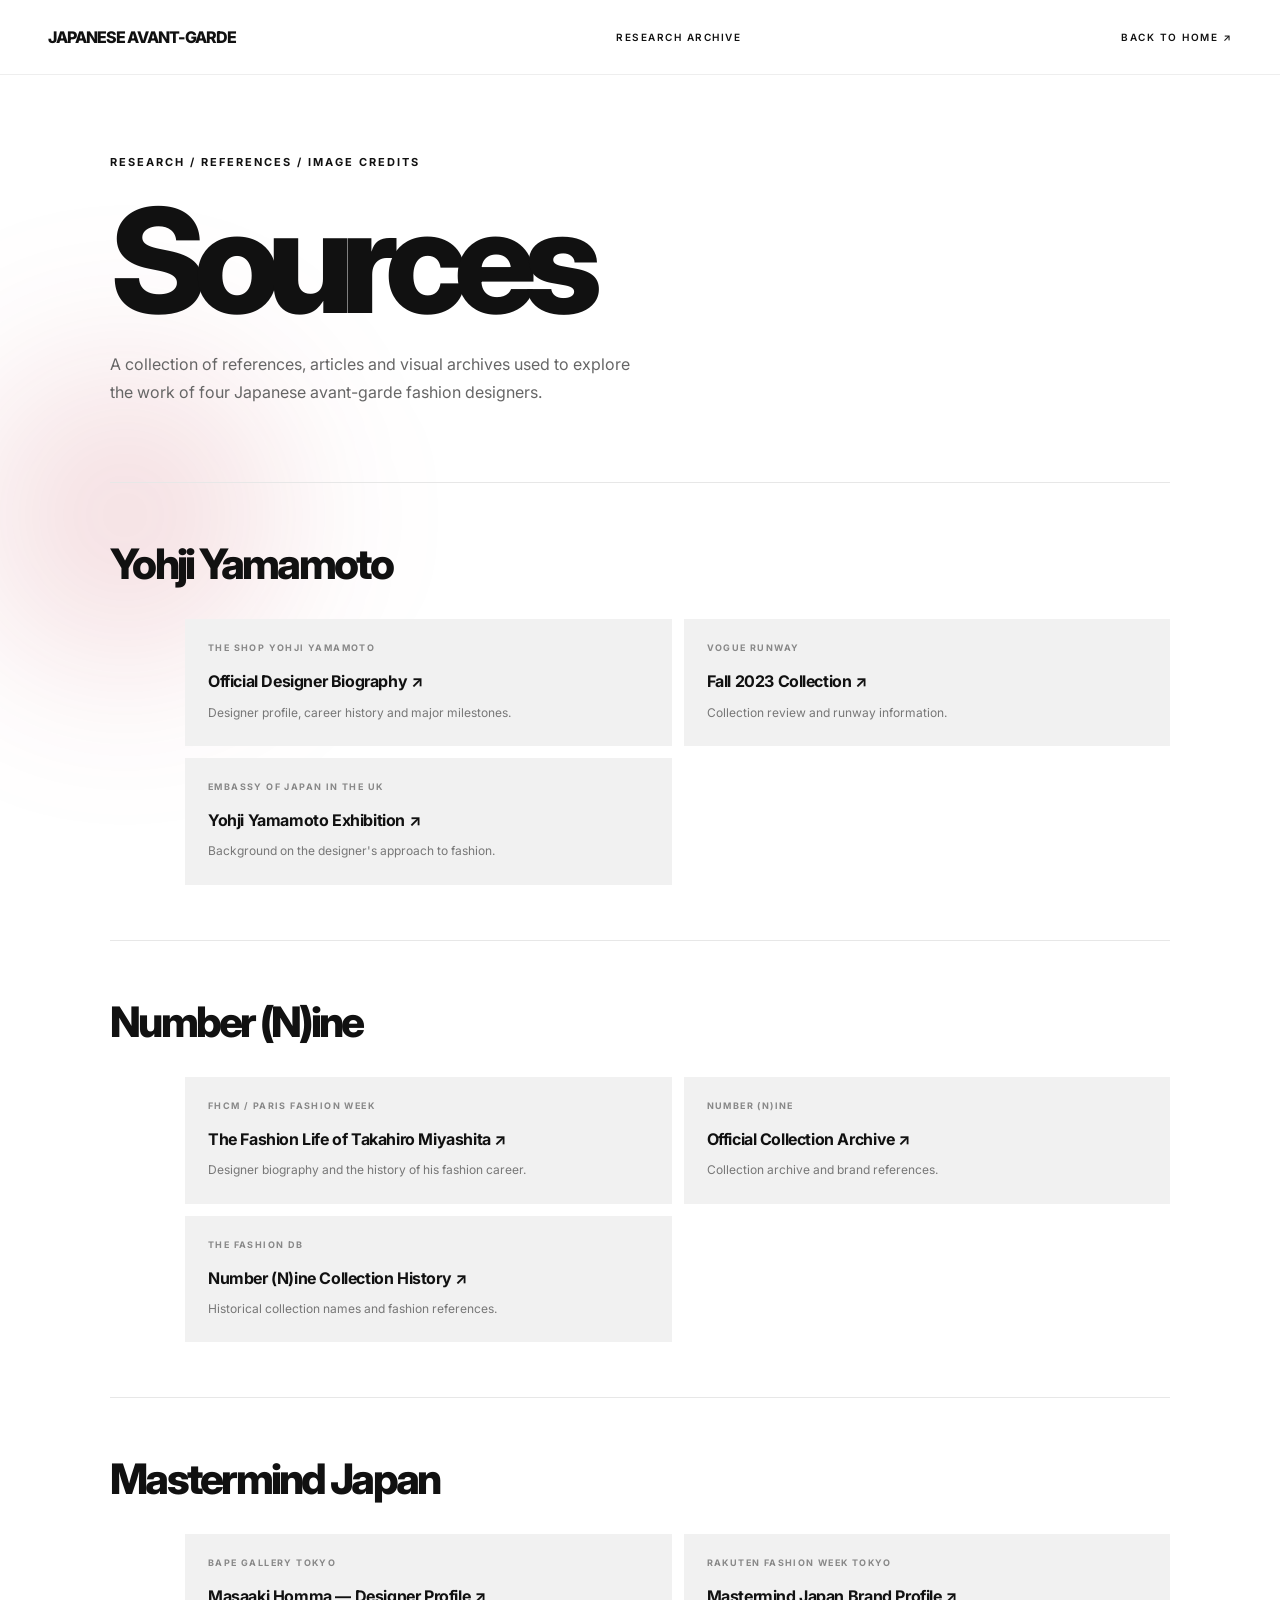
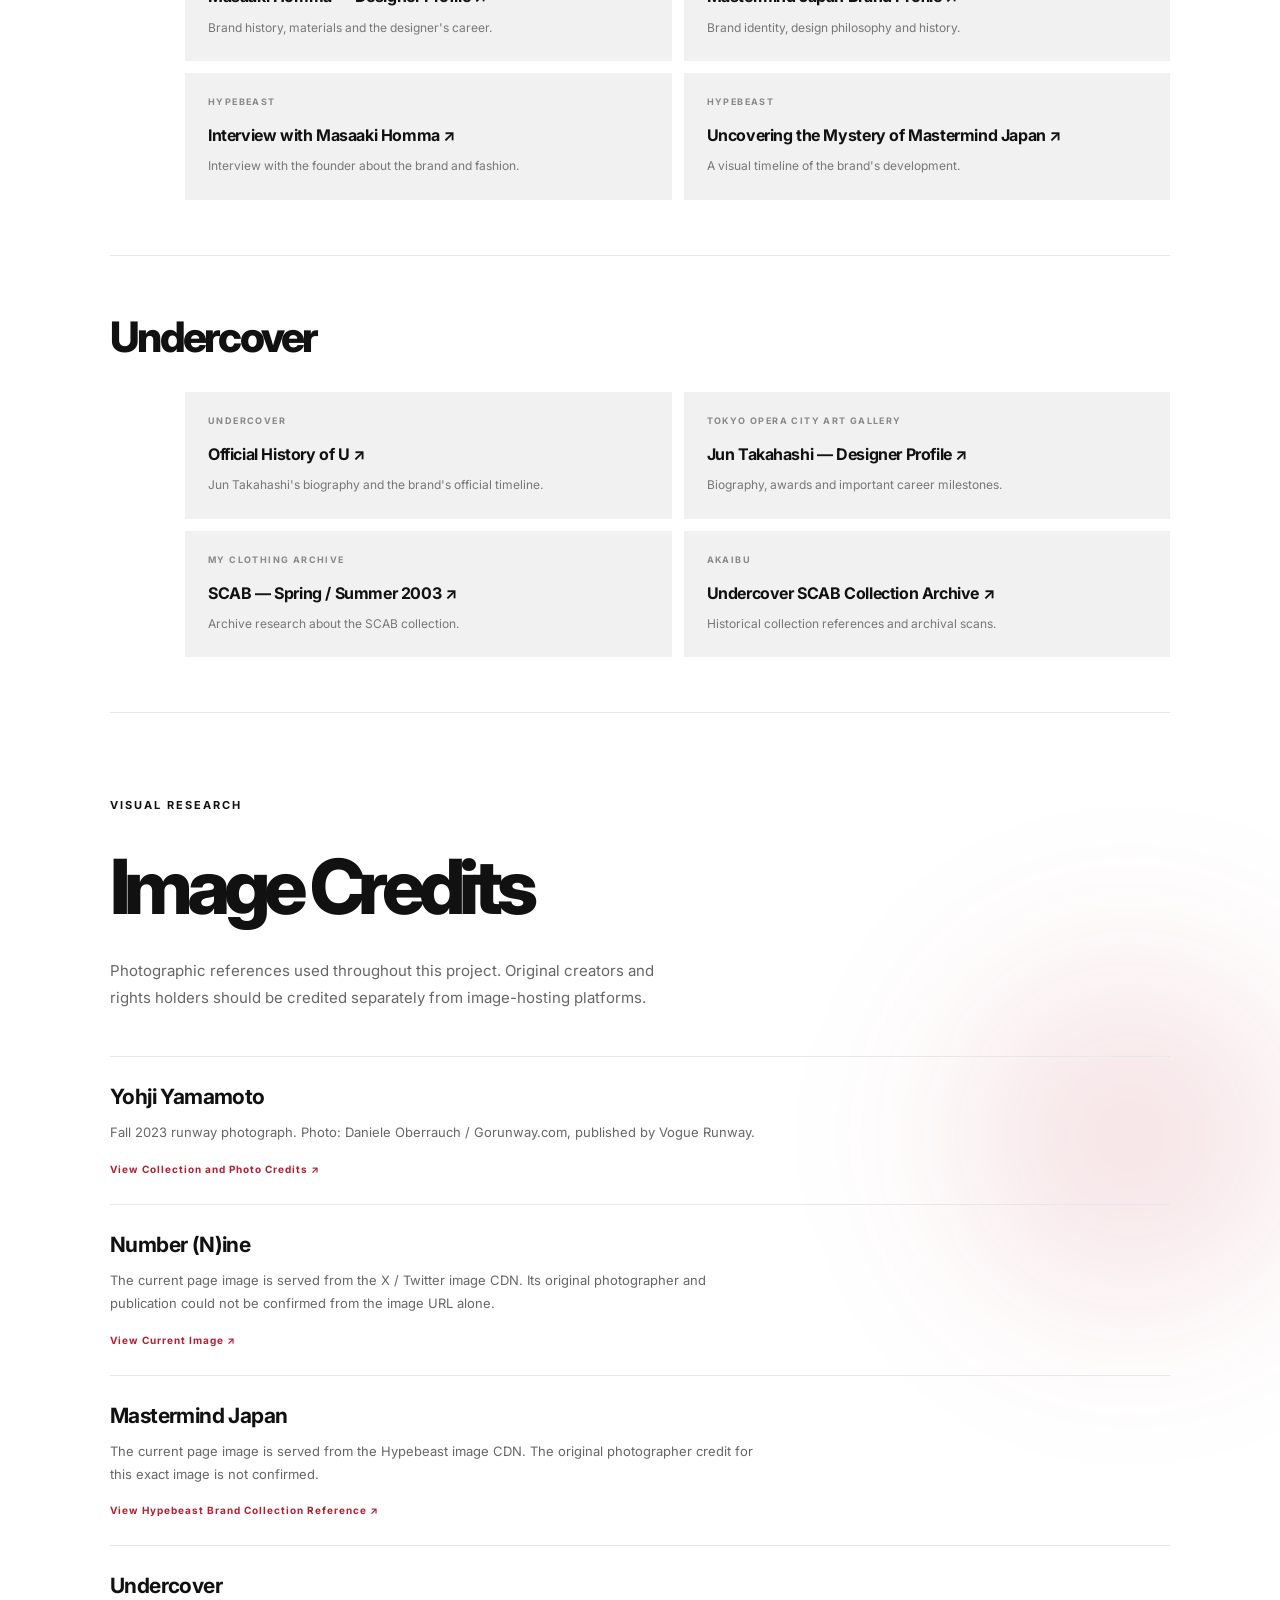
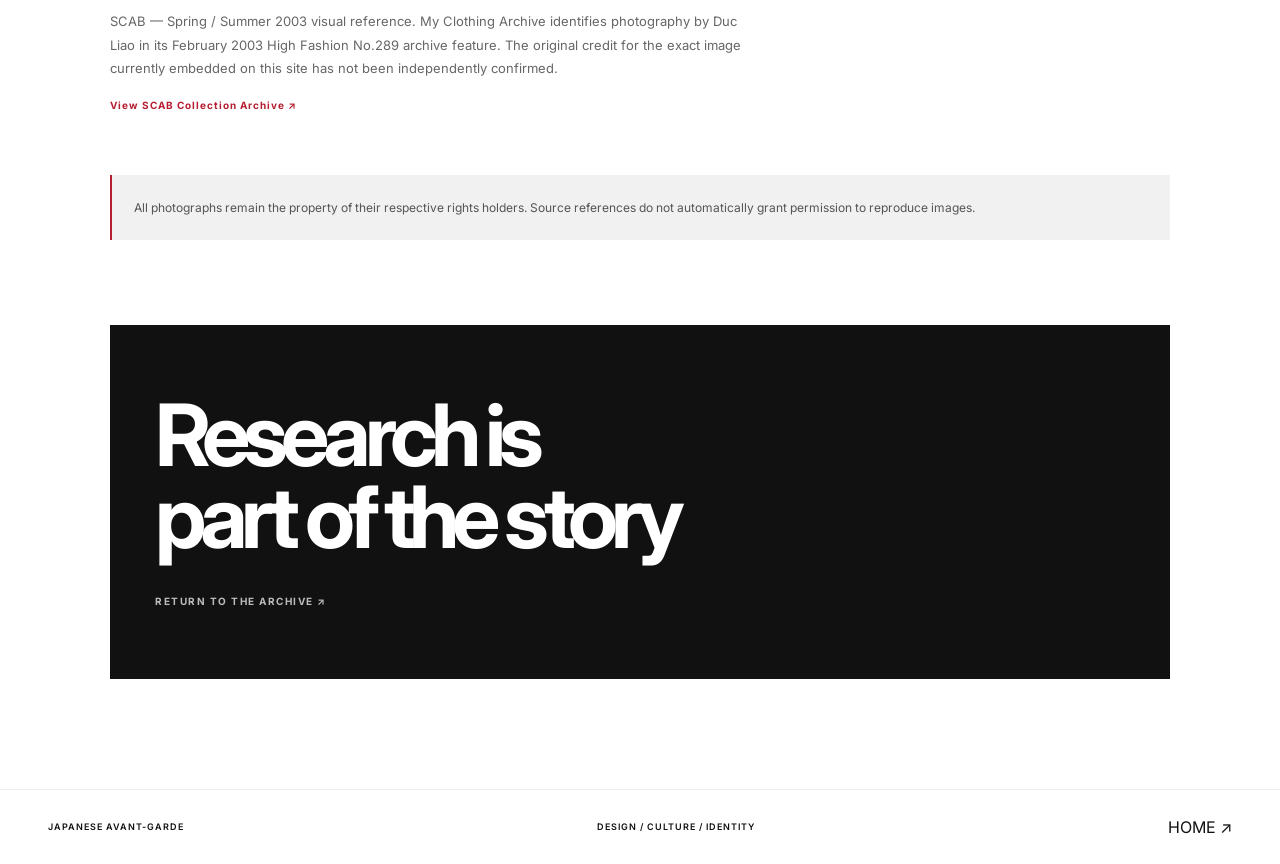
<file: sources.html>
<!DOCTYPE html>
<html lang="en">

<head>
  <meta charset="UTF-8">
  <meta name="viewport" content="width=device-width, initial-scale=1.0">

  <meta name="description" content="Research references and image credits for the Japanese Avant-Garde fashion archive.">

  <link rel="icon" href="./favicon.ico" sizes="any">
<link rel="icon" type="image/png" href="./ja-icon-new.png">
<link rel="apple-touch-icon" href="./ja-icon-new.png">
  <title>Sources — Japanese Avant-Garde</title>

  <link rel="preconnect" href="https://fonts.googleapis.com">
  <link rel="preconnect" href="https://fonts.gstatic.com" crossorigin>

  <link href="https://fonts.googleapis.com/css2?family=Inter:wght@400;500;600;700;800&display=swap" rel="stylesheet">

  <link rel="stylesheet" href="style.css">
  <script src="script.js" defer></script>
</head>

<body>

  <header class="site-header">

    <a href="index.html" class="logo">
      JAPANESE AVANT-GARDE
    </a>

    <span class="header-label">RESEARCH ARCHIVE</span>

    <a href="index.html" class="header-link">
      BACK TO HOME ↗
    </a>

  </header>


  <main class="sources-page">


    <!-- INTRODUCTION -->

    <section class="sources-intro reveal">

      <p class="eyebrow">RESEARCH / REFERENCES / IMAGE CREDITS</p>

      <h1>Sources</h1>

      <p>
        A collection of references, articles and
        visual archives used to explore the work
        of four Japanese avant-garde fashion designers.
      </p>

    </section>


    <!-- YOHJI YAMAMOTO -->

    <section class="source-group reveal">

      <div class="source-heading">
        <h2>Yohji Yamamoto</h2>
      </div>

      <div class="source-list">

        <a href="https://theshopyohjiyamamoto.com/fr/pages/about_designer"
           target="_blank" rel="noopener noreferrer">

          <span>THE SHOP YOHJI YAMAMOTO</span>
          <strong>Official Designer Biography ↗</strong>
          <p>Designer profile, career history and major milestones.</p>

        </a>

        <a href="https://www.vogue.com/fashion-shows/fall-2023-ready-to-wear/yohji-yamamoto"
           target="_blank" rel="noopener noreferrer">

          <span>VOGUE RUNWAY</span>
          <strong>Fall 2023 Collection ↗</strong>
          <p>Collection review and runway information.</p>

        </a>

        <a href="https://www.uk.emb-japan.go.jp/en/event/webmagazine/mar11/yamamoto.html"
           target="_blank" rel="noopener noreferrer">

          <span>EMBASSY OF JAPAN IN THE UK</span>
          <strong>Yohji Yamamoto Exhibition ↗</strong>
          <p>Background on the designer's approach to fashion.</p>

        </a>

      </div>

    </section>


    <!-- NUMBER NINE -->

    <section class="source-group reveal">

      <div class="source-heading">
        
        <h2>Number (N)ine</h2>
      </div>

      <div class="source-list">

        

        
     


        <a href="https://www.fhcm.paris/en/news/the-fashion-life-of-takahiro-miyashita"
           target="_blank" rel="noopener noreferrer">

          <span>FHCM / PARIS FASHION WEEK</span>
          <strong>The Fashion Life of Takahiro Miyashita ↗</strong>
          <p>Designer biography and the history of his fashion career.</p>

        </a>

        <a href="https://www.n-nine.com/archive/"
           target="_blank" rel="noopener noreferrer">

          <span>NUMBER (N)INE</span>
          <strong>Official Collection Archive ↗</strong>
          <p>Collection archive and brand references.</p>

        </a>

        <a href="https://thefashiondb.com/brands/number-nine"
           target="_blank" rel="noopener noreferrer">

          <span>THE FASHION DB</span>
          <strong>Number (N)ine Collection History ↗</strong>
          <p>Historical collection names and fashion references.</p>

        </a>

      </div>

    </section>


    <!-- MASTERMIND JAPAN -->

    <section class="source-group reveal">

      <div class="source-heading">
        
        <h2>Mastermind Japan</h2>
      </div>

      <div class="source-list">

        <a href="https://en.jp.bape.com/pages/gallery-MasaakiHomma"
           target="_blank" rel="noopener noreferrer">

          <span>BAPE GALLERY TOKYO</span>
          <strong>Masaaki Homma — Designer Profile ↗</strong>
          <p>Brand history, materials and the designer's career.</p>

        </a>

        <a href="https://rakutenfashionweektokyo.com/en/brands/detail/mastermind-japan/"
           target="_blank" rel="noopener noreferrer">

          <span>RAKUTEN FASHION WEEK TOKYO</span>
          <strong>Mastermind Japan Brand Profile ↗</strong>
          <p>Brand identity, design philosophy and history.</p>

        </a>

        <a href="https://hypebeast.com/2014/8/masaaki-homma-of-mastermind-japan-speaks-on-his-macau-flagship-and-the-progression-of-fashion"
           target="_blank" rel="noopener noreferrer">

          <span>HYPEBEAST</span>
          <strong>Interview with Masaaki Homma ↗</strong>
          <p>Interview with the founder about the brand and fashion.</p>

        </a>

        <a href="https://view.ceros.com/hype-beast/mmj-desktop-c"
           target="_blank" rel="noopener noreferrer">

          <span>HYPEBEAST</span>
          <strong>Uncovering the Mystery of Mastermind Japan ↗</strong>
          <p>A visual timeline of the brand's development.</p>

        </a>

      </div>

    </section>


    <!-- UNDERCOVER -->

    <section class="source-group reveal">

      <div class="source-heading">
        
        <h2>Undercover</h2>
      </div>

      <div class="source-list">

        <a href="https://undercoverism.com/historyofu"
           target="_blank" rel="noopener noreferrer">

          <span>UNDERCOVER</span>
          <strong>Official History of U ↗</strong>
          <p>Jun Takahashi's biography and the brand's official timeline.</p>

        </a>

        <a href="https://www.operacity.jp/ag/exh181/e/profile.php"
           target="_blank" rel="noopener noreferrer">

          <span>TOKYO OPERA CITY ART GALLERY</span>
          <strong>Jun Takahashi — Designer Profile ↗</strong>
          <p>Biography, awards and important career milestones.</p>

        </a>

        <a href="https://www.myclothingarchive.net/undercover/spring-summer-2003"
           target="_blank" rel="noopener noreferrer">

          <span>MY CLOTHING ARCHIVE</span>
          <strong>SCAB — Spring / Summer 2003 ↗</strong>
          <p>Archive research about the SCAB collection.</p>

        </a>

        <a href="https://akaibu.co/blogs/fashion-articles/undercover-scab-spring-summer-2003-scans"
           target="_blank" rel="noopener noreferrer">

          <span>AKAIBU</span>
          <strong>Undercover SCAB Collection Archive ↗</strong>
          <p>Historical collection references and archival scans.</p>

        </a>

      </div>

    </section>


    <!-- IMAGE CREDITS -->

    <section class="image-credits reveal">

      <p class="eyebrow">VISUAL RESEARCH</p>

      <h2>Image Credits</h2>

      <p class="credits-intro">
        Photographic references used throughout
        this project. Original creators and
        rights holders should be credited
        separately from image-hosting platforms.
      </p>


      <div class="credit-item">

        <h3>Yohji Yamamoto</h3>

        <p>
          Fall 2023 runway photograph.
          Photo: Daniele Oberrauch / Gorunway.com,
          published by Vogue Runway.
        </p>

        <a href="https://www.vogue.com/fashion-shows/fall-2023-ready-to-wear/yohji-yamamoto/slideshow/collection"
           target="_blank" rel="noopener noreferrer">
          View Collection and Photo Credits ↗
        </a>

      </div>


      <div class="credit-item">

        <h3>Number (N)ine</h3>

        <p>
          The current page image is served from
          the X / Twitter image CDN. Its original
          photographer and publication could not
          be confirmed from the image URL alone.
        </p>

        <a href="https://pbs.twimg.com/media/Chsis-NUUAA0VUa.jpg"
           target="_blank" rel="noopener noreferrer">
          View Current Image ↗
        </a>

      </div>


      <div class="credit-item">

        <h3>Mastermind Japan</h3>

        <p>
          The current page image is served from
          the Hypebeast image CDN. The original
          photographer credit for this exact
          image is not confirmed.
        </p>

        <a href="https://hypebeast.com/2013/8/mastermind-japan-2013-fall-winter-collection-for-isetan"
           target="_blank" rel="noopener noreferrer">
          View Hypebeast Brand Collection Reference ↗
        </a>

      </div>


      <div class="credit-item">

        <h3>Undercover</h3>

        <p>
          SCAB — Spring / Summer 2003 visual reference.
          My Clothing Archive identifies photography
          by Duc Liao in its February 2003
          High Fashion No.289 archive feature.
          The original credit for the exact image
          currently embedded on this site
          has not been independently confirmed.
        </p>

        <a href="https://www.myclothingarchive.net/undercover/spring-summer-2003"
           target="_blank" rel="noopener noreferrer">
          View SCAB Collection Archive ↗
        </a>

      </div>

      <div class="credits-note">

        All photographs remain the property
        of their respective rights holders.
        Source references do not automatically
        grant permission to reproduce images.

      </div>

    </section>


    <!-- RETURN HOME -->

    <section class="sources-ending reveal">

        <h2>
            Research is<br>
            part of the story
          </h2>

      <a href="index.html">
        RETURN TO THE ARCHIVE ↗
      </a>

    </section>

  </main>


  <footer class="site-footer">

    <span>JAPANESE AVANT-GARDE</span>

    <span>DESIGN / CULTURE / IDENTITY</span>

    <a href="index.html">HOME ↗</a>

  </footer>

</body>
</html>
</file>
<file: style.css>
/* =================================
   JAPANESE AVANT-GARDE
   Main stylesheet
================================= */

/* 1. Variables */

:root {
    --color-black: #111111;
    --color-white: #ffffff;
    --color-grey: #eeeeee;
  
    --space-xs: 8px;
    --space-sm: 16px;
    --space-md: 24px;
    --space-lg: 48px;
    --space-xl: 80px;
  
    --font-main: 'Inter', sans-serif;
  }
  
  /* 2. Reset */
  
  * {
    margin: 0;
    padding: 0;
    box-sizing: border-box;
  }
  
  html {
    scroll-behavior: smooth;
  }
  
  body {
    background: var(--color-white);
    color: var(--color-black);
    font-family: var(--font-main);
    -webkit-font-smoothing: antialiased;
  }
  
  a {
    color: inherit;
    text-decoration: none;
  }
  
  /* 3. Header */
  
  .site-header {
    width: 100%;
    min-height: 75px;
    padding: 0 var(--space-lg);
  
    display: flex;
    justify-content: space-between;
    align-items: center;
  
    border-bottom: 1px solid var(--color-grey);
  }
  
  .logo {
    font-size: 16px;
    font-weight: 800;
    letter-spacing: -1px;
  }
  
  .header-label,
  .header-link {
    font-size: 10px;
    font-weight: 600;
    letter-spacing: 1.5px;
  }
  
  .header-link {
    border-bottom: 1px solid transparent;
    transition: border-color 0.3s;
  }
  
  .header-link:hover {
    border-color: var(--color-black);
  }
  
  /* 4. Main intro */
  
  main {
    width: 100%;
    padding: 0 var(--space-lg);
  }
  
  .intro {
    padding-top: 100px;
    padding-bottom: 65px;
  }
  
  .eyebrow {
    font-size: 11px;
    font-weight: 700;
    letter-spacing: 2px;
    margin-bottom: 28px;
  }
  
  .intro h1 {
    font-size: clamp(64px, 10vw, 145px);
    line-height: 0.88;
    letter-spacing: -0.09em;
    font-weight: 800;
  }
  
  .intro h1 span {
    color: #999999;
  }
  
  .intro-bottom {
    display: flex;
    justify-content: space-between;
    align-items: end;
    margin-top: 45px;
    gap: 20px;
  }
  
  .intro-description {
    max-width: 380px;
    font-size: 16px;
    line-height: 1.6;
    color: #555555;
  }
  
  .project-number {
    font-size: 10px;
    letter-spacing: 1.5px;
    font-weight: 600;
  }
  
  /* 5. Designer grid */
  
  .designer-grid {
    display: grid;
    grid-template-columns: repeat(2, minmax(0, 1fr));
    gap: 12px;
    padding-bottom: var(--space-xl);
  }
  
  .designer-card {
    position: relative;
    min-height: 390px;
    padding: 28px;
  
    display: flex;
    flex-direction: column;
    justify-content: space-between;
  
    background: var(--color-grey);
    color: var(--color-black);
    overflow: hidden;
  
    
transition:
background-color 0.7s cubic-bezier(0.22, 1, 0.36, 1),
color 0.7s cubic-bezier(0.22, 1, 0.36, 1),
transform 0.7s cubic-bezier(0.22, 1, 0.36, 1);
  }
  
  .card-number {
    font-size: 10px;
    font-weight: 700;
    letter-spacing: 1.5px;
  }
  
  .card-content h2 {
    font-size: clamp(36px, 5vw, 68px);
    line-height: 0.95;
    letter-spacing: -0.07em;
    font-weight: 800;
  }
  
  .card-content p {
    margin-top: 18px;
    font-size: 10px;
    font-weight: 600;
    letter-spacing: 2px;
  }
  
  .card-arrow {
    position: absolute;
    top: 24px;
    right: 28px;
    font-size: 24px;
    transition: transform 0.7s cubic-bezier(0.22, 1, 0.36, 1);
  }
  
  /* Hover effect */
  

  .designer-card:hover {
    background: var(--color-black);
    color: var(--color-white);
    transform: translateY(-3px);
  }
  
  
  .designer-card:hover .card-arrow {
    transform: translate(5px, -5px);
  }
  
  /* 6. Footer */
  
  .site-footer {
    min-height: 75px;
    padding: 20px var(--space-lg);
  
    display: flex;
    justify-content: space-between;
    align-items: center;
    gap: 15px;
  
    border-top: 1px solid var(--color-grey);
  }
  
  .site-footer span {
    font-size: 9px;
    font-weight: 600;
    letter-spacing: 1px;
  }
  
  /* 7. Scroll animation */
  
  .reveal {
    opacity: 0;
    transform: translateY(25px);
    transition:
      opacity 0.7s ease,
      transform 0.7s ease;
  }
  
  .reveal.visible {
    opacity: 1;
    transform: translateY(0);
  }
  
  @media (prefers-reduced-motion: reduce) {
    html {
      scroll-behavior: auto;
    }
  
    *,
    *::before,
    *::after {
      transition-duration: 0.01ms !important;
    }
  
    .reveal {
      opacity: 1;
      transform: none;
    }
  }
  
  /* 8. Tablet */
  
  @media (max-width: 768px) {
    .site-header {
      padding: 0 20px;
    }
  
    main {
      padding: 0 20px;
    }
  
    .intro {
      padding-top: 75px;
    }
  
    .designer-card {
      min-height: 300px;
      padding: 22px;
    }
  
    .site-footer {
      padding: 20px;
    }
  }
  
  /* 9. Mobile */
  
  @media (max-width: 560px) {
    .header-label {
      display: none;
    }
  
    .intro {
      padding-top: 65px;
      padding-bottom: 45px;
    }
  
    .intro h1 {
      font-size: clamp(58px, 15vw, 90px);
    }
  
    .intro-bottom {
      flex-direction: column;
      align-items: flex-start;
      gap: 22px;
    }
  
    .designer-grid {
      grid-template-columns: 1fr;
      gap: 10px;
    }
  
    .designer-card {
      min-height: 280px;
    }
  
    .card-content h2 {
      font-size: 54px;
    }
  
    .site-footer {
      flex-direction: column;
      align-items: flex-start;
      gap: 12px;
    }
  }
  
/* Soft red glow on homepage */

.intro {
    position: relative;
    isolation: isolate;
  }
  
  .intro::after {
    content: "";
    position: absolute;
    z-index: -1;
    width: clamp(250px, 38vw, 460px);
    aspect-ratio: 1;
    top: 15px;
    right: 3%;
    border-radius: 50%;
  
    background: radial-gradient(
      circle,
      rgba(190, 25, 42, 0.28) 0%,
      rgba(190, 25, 42, 0.13) 38%,
      rgba(190, 25, 42, 0.04) 60%,
      transparent 75%
    );
  
    filter: blur(35px);
    pointer-events: none;
  }
  
  .intro > * {
    position: relative;
    z-index: 1;
  }
  /* FINAL HOMEPAGE CARD ADJUSTMENTS */

/* Hide small labels and designer numbers */
.card-number,
.card-content p {
  display: none !important;
}

/* Smoother card animation */
.designer-card {
  transition:
    background-color 1.1s ease,
    color 1.1s ease,
    transform 1.1s ease !important;
}

/* Smooth dark hover */
.designer-card:hover {
  background-color: #111111 !important;
  color: #ffffff !important;
  transform: translateY(-3px);
}

/* Smooth arrow */
.card-arrow {
  transition: transform 1.1s ease !important;
}
/* Move the red glow towards the designer cards */

.intro::after {
    top: auto;
    bottom: 20px;
    right: 5%;
  }

/* Subtle red cursor trail */

.cursor-trail-dot {
    position: fixed;
    top: 0;
    left: 0;
    width: 8px;
    height: 8px;
    border-radius: 50%;
    pointer-events: none;
    z-index: 10000;
    opacity: 0;
    filter: blur(1.5px);
    will-change: transform;
    transition: opacity 0.25s ease;
  }
  
  .cursor-trail-dot.is-visible {
    opacity: 1;
  }
  
/* EDITORIAL SECTION */

.editorial-section {
    padding: 110px 0;
    border-top: 1px solid var(--color-grey);
  
    display: grid;
    grid-template-columns: 1.2fr 0.8fr;
    gap: 60px;
    align-items: end;
  }
  
  .editorial-heading h2 {
    font-size: clamp(38px, 5vw, 68px);
    line-height: 0.98;
    letter-spacing: -0.07em;
    font-weight: 800;
  }
  
  .editorial-body p {
    font-size: 16px;
    line-height: 1.8;
    color: #555555;
    max-width: 440px;
  }
  
  .editorial-tags {
    display: flex;
    gap: 25px;
    margin-top: 35px;
    flex-wrap: wrap;
  }
  
  .editorial-tags span {
    font-size: 10px;
    font-weight: 700;
    letter-spacing: 1.5px;
  }
  
  /* FINAL STATEMENT */
  
  .closing-section {
    min-height: 270px;
    padding: 65px var(--space-lg);
  
    background: #111111;
    color: #ffffff;
  
    display: flex;
    flex-direction: column;
    justify-content: center;
    gap: 18px;
  }
  
  .closing-title {
    font-size: clamp(35px, 6vw, 76px);
    line-height: 1;
    letter-spacing: -0.07em;
    font-weight: 800;
  }
  
  .closing-description {
    max-width: 650px;
    color: #BBBBBB;
    font-size: clamp(15px, 2vw, 20px);
    line-height: 1.6;
  }
  
  /* MOBILE */
  
  @media (max-width: 650px) {
    .editorial-section {
      grid-template-columns: 1fr;
      gap: 35px;
      padding: 75px 0;
    }
  
    .closing-section {
      padding: 55px 22px;
      min-height: 240px;
    }
  }
  
/* YOHJI YAMAMOTO PAGE — FEATURE IMAGE */

.designer-page {
    position: relative;
    overflow: hidden;
  }
  
  .designer-feature {
    position: relative;
    z-index: 0;
    width: 100%;
    margin: 55px 0 85px;
    overflow: hidden;
    background: #eeeeee;
  }
  
  .designer-feature img {
    position: relative;
    display: block;
  
    width: 100%;
    max-width: 100%;
    height: clamp(280px, 48vw, 580px);
  
    object-fit: cover;
    object-position: center;
  
    filter: grayscale(55%);
  }
  
  /* Image caption */
  
  .designer-feature figcaption {
    display: flex;
    justify-content: space-between;
    gap: 15px;
  
    padding: 14px 0;
  
    font-size: 10px;
    font-weight: 600;
    letter-spacing: 1.2px;
    color: #666666;
  }
  
  /* Keep text sections clearly separated */
  
  .designer-content {
    position: relative;
    z-index: 1;
    width: 100%;
  }
  
  .content-section {
    position: relative;
    z-index: 1;
  }
  
  /* Mobile image sizing */
  
  @media (max-width: 600px) {
    .designer-feature {
      margin: 35px 0 55px;
    }
  
    .designer-feature img {
      height: 320px;
    }
  
    .designer-feature figcaption {
      font-size: 8px;
    }
  }

/* FIX: RESTORE PAGE SCROLLING */

html,
body {
  height: auto !important;
  min-height: 100%;
  overflow-x: hidden;
  overflow-y: auto !important;
}

.designer-page {
  height: auto;
  overflow: visible !important;
}

/* FIX: NATURAL IMAGE PROPORTIONS */

.designer-feature {
    width: 100%;
    height: auto;
    overflow: visible;
    margin: 45px 0 65px;
  }
  
  .designer-feature img {
    display: block;
    position: relative;
  
    width: 100%;
    height: auto;
    max-height: 560px;
  
    object-fit: contain;
    object-position: center;
  
    filter: grayscale(55%);
  }
  
  .designer-feature figcaption {
    position: relative;
    display: flex;
    justify-content: space-between;
    padding: 14px 0;
  }

/* CLEAN DESIGNER FEATURE IMAGE */

.designer-feature {
    display: block;
    width: 100%;
    height: auto;
  
    margin: 55px 0 75px;
    padding: 0;
  
    background: transparent !important;
    border: none;
    overflow: visible;
  }
  
  .designer-feature img {
    display: block;
  
    width: 100%;
    height: auto;
  
    max-width: 100%;
    max-height: none;
  
    object-fit: initial;
    object-position: center;
  
    background: transparent !important;
  
    filter: grayscale(35%);
    border: none;
    border-radius: 0;
  }
  
  /* IMAGE CAPTION */
  
  .designer-feature figcaption {
    display: flex;
    justify-content: space-between;
    align-items: center;
  
    padding: 14px 0 0;
    margin: 0;
  
    background: transparent;
  
    color: #777777;
    font-size: 10px;
    font-weight: 600;
    letter-spacing: 1.2px;
  }

/* REFINED EDITORIAL IMAGE */

.designer-feature {
    display: flex;
    flex-direction: column;
    align-items: center;
  
    width: 100%;
    margin: 35px auto 55px;
    padding: 0;
  
    background: transparent;
    overflow: visible;
  }
  
  .designer-feature img {
    display: block;
  
    width: auto;
    height: auto;
  
    max-width: 100%;
    max-height: 400px;
  
    object-fit: contain;
    object-position: center;
  
    background: transparent;
    filter: grayscale(25%);
    border: none;
    border-radius: 0;
  }
  
  .designer-feature figcaption {
    width: 100%;
    padding-top: 12px;
  
    display: flex;
    justify-content: space-between;
  
    background: transparent;
  }
  
  /* MOBILE */
  
  @media (max-width: 600px) {
    .designer-feature img {
      max-height: 300px;
    }
  }

/* =========================================
   DESIGNER PAGE — EDITORIAL ART DIRECTION
========================================= */

.designer-opening {
    max-width: 1180px;
    margin: 0 auto;
    padding: 75px 0 35px;
  }
  
  /* Main heading */
  
  .opening-heading {
    display: grid;
    grid-template-columns: 1.2fr 0.8fr;
    column-gap: 45px;
    align-items: end;
  }
  
  .opening-heading .eyebrow {
    grid-column: 1 / -1;
    margin-bottom: 30px;
  }
  
  .designer-title {
    font-size: clamp(65px, 10vw, 140px);
    line-height: 0.86;
    letter-spacing: -0.095em;
    font-weight: 800;
    margin: 0;
  }
  
  .opening-summary {
    max-width: 390px;
    padding-bottom: 8px;
  }
  
  .designer-thesis {
    font-size: clamp(17px, 1.8vw, 22px);
    line-height: 1.5;
    letter-spacing: -0.035em;
    color: #333333;
  }
  
  .opening-meta {
    margin-top: 25px;
    font-size: 10px;
    font-weight: 700;
    letter-spacing: 2px;
    color: #888888;
  }
  
  /* Image and wrapping editorial text */
  
  .opening-story {
    margin: 65px auto 90px;
    max-width: 1060px;
  }
  
  .opening-copy {
    display: flow-root;
    color: #444444;
    font-size: 15px;
    line-height: 1.9;
  }
  
  /* Floating image */
  
  .designer-feature {
    float: right;
    width: 44%;
    max-width: 440px;
  
    margin: 0 0 25px 45px;
    padding: 0;
  
    background: transparent !important;
  }
  
  .designer-feature img {
    display: block;
    width: 100%;
    height: auto;
    max-height: 420px;
  
    object-fit: contain;
    object-position: center;
  
    background: transparent;
    filter: grayscale(25%);
    border: none;
    border-radius: 0;
  }
  
  .designer-feature figcaption {
    display: flex;
    justify-content: space-between;
    gap: 10px;
  
    padding-top: 12px;
  
    font-size: 9px;
    font-weight: 600;
    letter-spacing: 1.1px;
    color: #888888;
  }
  
  /* Editorial typography */
  
  .opening-kicker {
    margin-bottom: 24px;
  
    font-size: 10px;
    font-weight: 700;
    letter-spacing: 2px;
    color: #B51E30;
  }
  
  .opening-lead {
    margin-bottom: 25px;
  
    font-size: clamp(21px, 2.3vw, 29px);
    font-weight: 600;
    line-height: 1.35;
    letter-spacing: -0.055em;
    color: #111111;
  }
  
  .opening-copy p:not(.opening-kicker) {
    margin-bottom: 19px;
  }
  
  /* Four editorial sections */
  
  .designer-content {
    max-width: 1060px;
    margin: 0 auto 90px;
    border-top: 1px solid #E7E7E7;
  }
  
  .content-section {
    display: grid;
    grid-template-columns: 75px minmax(0, 1fr);
    gap: 35px;
  
    padding: 48px 0;
    border-bottom: 1px solid #E7E7E7;
  }
  
  .section-number {
    padding-top: 9px;
  
    font-size: 12px;
    font-weight: 700;
    letter-spacing: 1px;
    color: #B51E30;
  }
  
  .section-body h2 {
    margin-bottom: 22px;
  
    font-size: clamp(30px, 4vw, 48px);
    line-height: 1;
    letter-spacing: -0.07em;
    font-weight: 800;
    color: #111111;
  }
  
  .section-body p {
    max-width: 760px;
  
    font-size: 15px;
    line-height: 1.9;
    color: #555555;
  }
  
  .section-body p + p {
    margin-top: 17px;
  }
  
  /* Previous / next navigation */
  
  .page-navigation {
    max-width: 1060px;
    margin: 0 auto;
    padding: 35px 0 70px;
  
    display: flex;
    justify-content: space-between;
    gap: 25px;
  
    border-top: 1px solid #E7E7E7;
  }
  
  .page-navigation a {
    display: flex;
    flex-direction: column;
    gap: 12px;
    transition: color 0.3s ease;
  }
  
  .page-navigation a:hover {
    color: #B51E30;
  }
  
  .page-navigation span {
    font-size: 9px;
    font-weight: 700;
    letter-spacing: 1.5px;
    color: #888888;
  }
  
  .page-navigation strong {
    font-size: 18px;
    font-weight: 700;
    letter-spacing: -0.5px;
  }
  
  /* Mobile adaptation */
  
  @media (max-width: 700px) {
  
    .designer-opening {
      padding-top: 55px;
    }
  
    .opening-heading {
      grid-template-columns: 1fr;
      gap: 28px;
    }
  
    .designer-title {
      font-size: clamp(62px, 13vw, 95px);
    }
  
    .opening-summary {
      max-width: 100%;
    }
  
    .opening-story {
      margin: 45px auto 65px;
    }
  
    .designer-feature {
      float: none;
      width: 100%;
      max-width: 100%;
      margin: 0 0 30px;
    }
  
    .designer-feature img {
      width: 100%;
      max-height: 400px;
    }
  
    .content-section {
      grid-template-columns: 35px minmax(0, 1fr);
      gap: 15px;
      padding: 35px 0;
    }
  
    .section-body h2 {
      font-size: 32px;
    }
  
    .page-navigation {
      padding-bottom: 45px;
    }
  
  }
  
  /* Reduced motion accessibility */
  
  @media (prefers-reduced-motion: reduce) {
    .designer-opening,
    .content-section,
    .page-navigation a {
      transition: none;
    }
  }

/* CLEAN DESIGNER SECTIONS */

.designer-page .content-section {
    grid-template-columns: minmax(0, 1fr);
    gap: 0;
  }
  
  .designer-page .section-number {
    display: none;
  }
  
  .designer-page .section-body {
    max-width: 850px;
  }

/* =====================================
   SOFT RED ATMOSPHERIC GLOW
   DESIGNER PAGES ONLY
===================================== */

.designer-page {
    position: relative;
    isolation: isolate;
    overflow: visible !important;
  }
  
  /* First glow — upper right */
  
  .designer-page::before {
    content: "";
    position: absolute;
  
    top: 100px;
    right: -130px;
  
    width: 430px;
    height: 430px;
  
    border-radius: 50%;
  
    background: radial-gradient(
      circle,
      rgba(181, 30, 48, 0.25) 0%,
      rgba(181, 30, 48, 0.10) 38%,
      rgba(181, 30, 48, 0.03) 62%,
      transparent 75%
    );
  
    filter: blur(65px);
    pointer-events: none;
    z-index: -1;
  
    animation: red-glow-one 18s ease-in-out infinite alternate;
  }
  
  /* Second glow — lower left */
  
  .designer-page::after {
    content: "";
    position: absolute;
  
    top: 850px;
    left: -150px;
  
    width: 440px;
    height: 440px;
  
    border-radius: 50%;
  
    background: radial-gradient(
      circle,
      rgba(181, 30, 48, 0.22) 0%,
      rgba(181, 30, 48, 0.09) 40%,
      transparent 73%
    );
  
    filter: blur(75px);
    pointer-events: none;
    z-index: -1;
  
    animation: red-glow-two 22s ease-in-out infinite alternate;
  }
  
  /* Slow atmospheric movement */
  
  @keyframes red-glow-one {
    from {
      transform: translate(0, 0) scale(0.95);
    }
  
    to {
      transform: translate(-70px, 55px) scale(1.12);
    }
  }
  
  @keyframes red-glow-two {
    from {
      transform: translate(0, 0) scale(1);
    }
  
    to {
      transform: translate(65px, -45px) scale(1.1);
    }
  }
  
  /* Mobile adjustments */
  
  @media (max-width: 600px) {
    .designer-page::before,
    .designer-page::after {
      width: 280px;
      height: 280px;
      filter: blur(55px);
    }
  }
  
  /* Accessibility */
  
  @media (prefers-reduced-motion: reduce) {
    .designer-page::before,
    .designer-page::after {
      animation: none;
    }
  }

/* =====================================
   INDIVIDUAL RED GLOW POSITIONS
===================================== */

/* NUMBER (N)INE */

.number-nine-page::before {
    top: 480px;
    left: -120px;
    right: auto;
  
    width: 470px;
    height: 470px;
  
    opacity: 1;
  }
  
  .number-nine-page::after {
    top: 1350px;
    right: -130px;
    left: auto;
  
    width: 440px;
    height: 440px;
  
    opacity: 1;
  }
  
  
  /* MASTERMIND JAPAN */
  
  .mastermind-page::before {
    top: 140px;
    right: -120px;
    left: auto;
  
    width: 420px;
    height: 420px;
  
    opacity: 0.85;
  }
  
  .mastermind-page::after {
    top: 1050px;
    left: -110px;
    right: auto;
  
    width: 480px;
    height: 480px;
  
    opacity: 0.85;
  }
  
  
  /* MOBILE ADJUSTMENTS */
  
  @media (max-width: 600px) {
  
    .number-nine-page::before {
      top: 300px;
      left: -100px;
    }
  
    .number-nine-page::after {
      top: 1250px;
      right: -100px;
    }
  
    .mastermind-page::before {
      top: 180px;
      right: -100px;
    }
  
    .mastermind-page::after {
      top: 1000px;
      left: -100px;
    }
  
  }

/* MASTERMIND JAPAN — LAYOUT CORRECTION */

/* Restore the main editorial width */

.mastermind-page {
    width: 100%;
    max-width: 100%;
    margin: 0 auto;
  }
  
  /* Heading layout */
  
  .mastermind-page .opening-heading {
    display: grid;
    grid-template-columns: 1.2fr 0.8fr;
    column-gap: 45px;
    align-items: end;
  }
  
  .mastermind-page .opening-heading .eyebrow {
    grid-column: 1 / -1;
  }
  
  /* Restore the image and text composition */
  
  .mastermind-page .opening-story {
    width: 100%;
    max-width: 1060px;
    margin: 65px auto 90px;
  }
  
  .mastermind-page .opening-copy {
    display: flow-root;
    width: 100%;
    max-width: 100%;
  }
  
  .mastermind-page .designer-feature {
    float: right;
    width: 44%;
    max-width: 440px;
    margin: 0 0 25px 45px;
  }
  
  .mastermind-page .designer-feature img {
    display: block;
    width: 100%;
    height: auto;
    max-height: 420px;
    object-fit: contain;
  }
  
  /* Restore readable section widths */
  
  .mastermind-page .designer-content {
    width: 100%;
    max-width: 1060px;
    margin: 0 auto 90px;
  }
  
  .mastermind-page .content-section {
    display: grid;
    grid-template-columns: minmax(0, 1fr);
  }
  
  .mastermind-page .section-body {
    width: 100%;
    max-width: 850px;
  }
  
  .mastermind-page .section-body p {
    max-width: 760px;
    line-height: 1.9;
  }
  
  /* Mobile layout */
  
  @media (max-width: 700px) {
  
    .mastermind-page .opening-heading {
      grid-template-columns: 1fr;
      gap: 28px;
    }
  
    .mastermind-page .designer-feature {
      float: none;
      width: 100%;
      max-width: 100%;
      margin: 0 0 30px;
    }
  
    .mastermind-page .designer-feature img {
      max-height: 400px;
    }
  
  }


/* UNDERCOVER — INDIVIDUAL GLOW POSITION */

.undercover-page::before {
    top: 750px;
    right: -145px;
    left: auto;
  
    width: 470px;
    height: 470px;
  
    opacity: 1;
  }
  
  .undercover-page::after {
    top: 1850px;
    left: -135px;
    right: auto;
  
    width: 450px;
    height: 450px;
  
    opacity: 1;
  }
  
  /* MOBILE */
  
  @media (max-width: 600px) {
  
    .undercover-page::before {
      top: 550px;
      right: -100px;
      left: auto;
    }
  
    .undercover-page::after {
      top: 1550px;
      left: -100px;
      right: auto;
    }
  
  }

/* =====================================
   SOURCES — EDITORIAL REFERENCE PAGE
===================================== */

.sources-page {
    width: 100%;
    max-width: 1150px;
    margin: 0 auto;
    padding: 80px 45px 60px;
  }
  
  /* INTRO */
  
  .sources-intro {
    padding-bottom: 75px;
    border-bottom: 1px solid #E7E7E7;
  }
  
  .sources-intro h1 {
    margin: 25px 0;
  
    font-size: clamp(75px, 12vw, 145px);
    line-height: 0.88;
    letter-spacing: -0.09em;
    font-weight: 800;
  }
  
  .sources-intro h1 span {
    color: #B51E30;
  }
  
  .sources-intro > p:last-child {
    max-width: 520px;
    color: #666666;
    font-size: 16px;
    line-height: 1.8;
  }
  
  /* SOURCE GROUPS */
  
  .source-group {
    padding: 55px 0;
    border-bottom: 1px solid #E7E7E7;
  }
  
  .source-heading {
    display: grid;
    grid-template-columns: 60px minmax(0, 1fr);
    gap: 15px;
    align-items: center;
    margin-bottom: 30px;
  }
  
  .source-heading > span {
    color: #B51E30;
    font-size: 12px;
    font-weight: 800;
  }
  
  .source-heading h2 {
    font-size: clamp(27px, 4vw, 42px);
    font-weight: 800;
    letter-spacing: -0.065em;
  }
  
  .source-list {
    margin-left: 75px;
    display: grid;
    grid-template-columns: repeat(2, minmax(0, 1fr));
    gap: 12px;
  }
  
  .source-list a {
    display: block;
    min-width: 0;
    padding: 23px;
  
    background: #F1F1F1;
    color: #111111;
  
    transition:
      background-color 0.5s ease,
      color 0.5s ease,
      transform 0.5s ease;
  }
  
  .source-list a:hover {
    background: #111111;
    color: #FFFFFF;
    transform: translateY(-3px);
  }
  
  .source-list a > span {
    display: block;
    margin-bottom: 17px;
  
    font-size: 9px;
    font-weight: 700;
    letter-spacing: 1.4px;
    color: #888888;
  }
  
  .source-list a strong {
    display: block;
    font-size: 16px;
    line-height: 1.4;
    letter-spacing: -0.4px;
  }
  
  .source-list a > p {
    margin-top: 10px;
    color: #777777;
    font-size: 12px;
    line-height: 1.7;
  }
  
  /* IMAGE CREDITS */
  
  .image-credits {
    padding: 85px 0;
  }
  
  .image-credits > h2 {
    margin: 25px 0;
  
    font-size: clamp(42px, 6vw, 76px);
    letter-spacing: -0.08em;
    font-weight: 800;
  }
  
  .credits-intro {
    max-width: 570px;
    margin-bottom: 45px;
  
    color: #666666;
    font-size: 15px;
    line-height: 1.8;
  }
  
  .credit-item {
    padding: 27px 0;
    border-top: 1px solid #E7E7E7;
  }
  
  .credit-item h3 {
    margin-bottom: 12px;
  
    font-size: 21px;
    font-weight: 700;
    letter-spacing: -0.6px;
  }
  
  .credit-item p {
    max-width: 650px;
    margin-bottom: 12px;
  
    color: #666666;
    font-size: 13px;
    line-height: 1.8;
  }
  
  .credit-item a {
    color: #B51E30;
  
    font-size: 10px;
    font-weight: 700;
    letter-spacing: 1px;
  
    text-decoration: none;
  }
  
  .credit-item a:hover {
    text-decoration: underline;
  }
  
  .credits-note {
    margin-top: 35px;
    padding: 22px;
  
    border-left: 2px solid #B51E30;
    background: #F1F1F1;
  
    color: #555555;
    font-size: 12px;
    line-height: 1.8;
  }
  
  /* ENDING */
  
  .sources-ending {
    padding: 70px 45px;
    margin-bottom: 50px;
  
    background: #111111;
    color: #FFFFFF;
  }
  
  .sources-ending h2 {
    margin-bottom: 30px;
  
    font-size: clamp(45px, 7vw, 86px);
    line-height: 0.95;
    letter-spacing: -0.08em;
  }
  
  .sources-ending h2 span {
    color: #B51E30;
  }
  
  .sources-ending > a {
    color: #BBBBBB;
    font-size: 10px;
    font-weight: 700;
    letter-spacing: 1.5px;
  }
  
  .sources-ending > a:hover {
    color: #FFFFFF;
  }
  
  /* MOBILE */
  
  @media (max-width: 700px) {
  
    .sources-page {
      padding: 55px 20px;
    }
  
    .sources-intro {
      padding-bottom: 50px;
    }
  
    .source-group {
      padding: 40px 0;
    }
  
    .source-heading {
      grid-template-columns: 35px minmax(0, 1fr);
      gap: 10px;
    }
  
    .source-list {
      margin-left: 45px;
      grid-template-columns: 1fr;
    }
  
    .source-list a {
      padding: 20px;
    }
  
    .image-credits {
      padding: 55px 0;
    }
  
    .sources-ending {
      padding: 40px 25px;
    }
  
  }

/* =====================================
   SOURCES — SOFT RED ATMOSPHERE
===================================== */

.sources-page {
    position: relative;
    isolation: isolate;
    overflow: visible;
  }
  
  /* First glow — upper left */
  
  .sources-page::before {
    content: "";
    position: absolute;
  
    top: 220px;
    left: -160px;
  
    width: 440px;
    height: 440px;
  
    border-radius: 50%;
  
    background: radial-gradient(
      circle,
      rgba(181, 30, 48, 0.19) 0%,
      rgba(181, 30, 48, 0.09) 40%,
      rgba(181, 30, 48, 0.02) 65%,
      transparent 75%
    );
  
    filter: blur(70px);
    pointer-events: none;
    z-index: -1;
  
    animation: sources-glow-one 20s ease-in-out infinite alternate;
  }
  
  /* Second glow — lower right */
  
  .sources-page::after {
    content: "";
    position: absolute;
  
    top: 62%;
    right: -150px;
  
    width: 470px;
    height: 470px;
  
    border-radius: 50%;
  
    background: radial-gradient(
      circle,
      rgba(181, 30, 48, 0.16) 0%,
      rgba(181, 30, 48, 0.08) 42%,
      rgba(181, 30, 48, 0.02) 65%,
      transparent 75%
    );
  
    filter: blur(75px);
    pointer-events: none;
    z-index: -1;
  
    animation: sources-glow-two 24s ease-in-out infinite alternate;
  }
  
  /* Slow movement */
  
  @keyframes sources-glow-one {
    from {
      transform: translate(0, 0) scale(0.95);
    }
  
    to {
      transform: translate(65px, 45px) scale(1.12);
    }
  }
  
  @keyframes sources-glow-two {
    from {
      transform: translate(0, 0) scale(1);
    }
  
    to {
      transform: translate(-65px, -50px) scale(1.1);
    }
  }
  
  /* Remove empty numbering column */
  
  .sources-page .source-heading {
    grid-template-columns: minmax(0, 1fr);
  }
  
  /* Mobile */
  
  @media (max-width: 600px) {
  
    .sources-page::before,
    .sources-page::after {
      width: 290px;
      height: 290px;
      filter: blur(55px);
    }
  
    .sources-page::before {
      top: 180px;
      left: -100px;
    }
  
    .sources-page::after {
      top: 65%;
      right: -100px;
    }
  
  }
  
  /* Accessibility */
  
  @media (prefers-reduced-motion: reduce) {
    .sources-page::before,
    .sources-page::after {
      animation: none;
    }
  }
</file>
